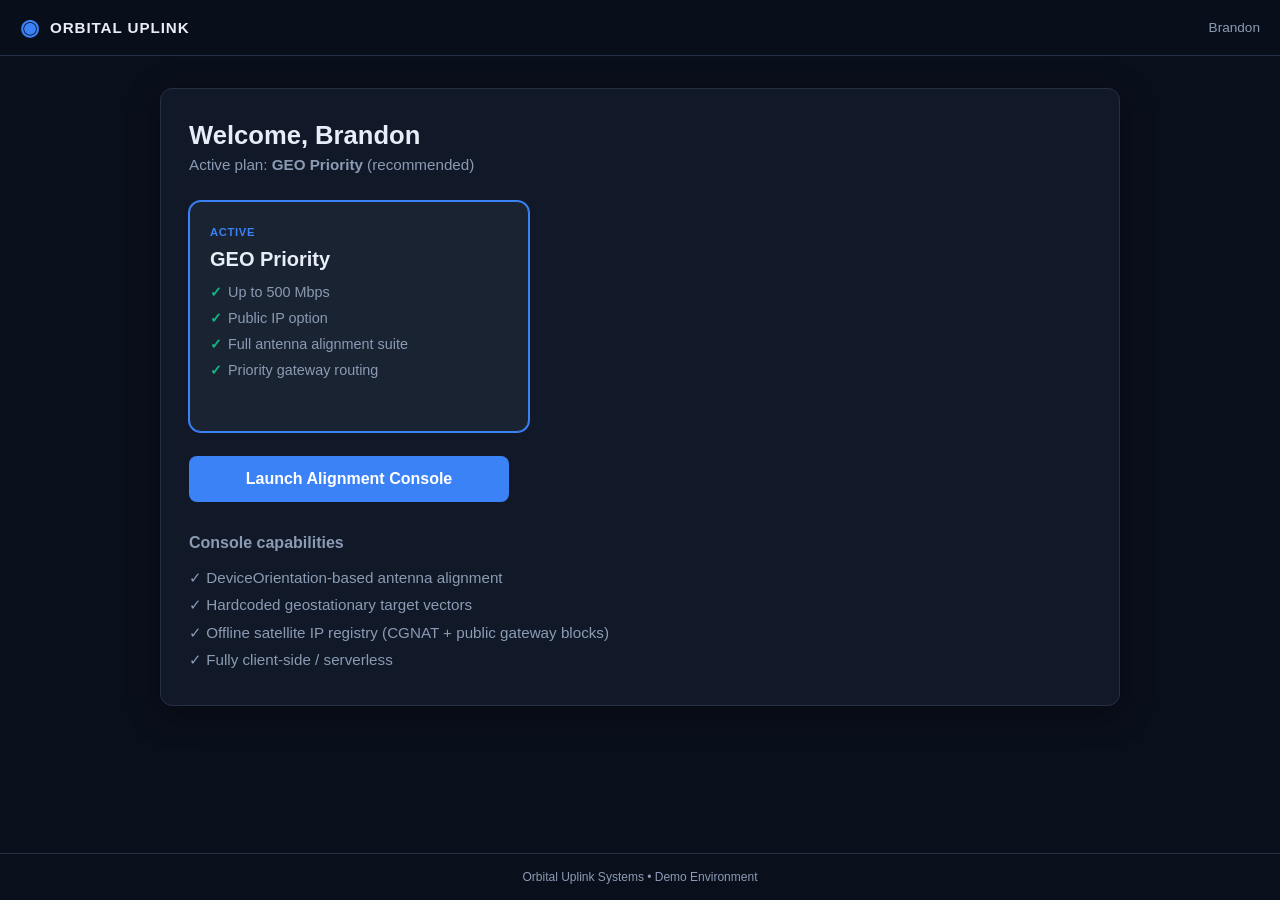
<file: index.html>
<!DOCTYPE html>
<html lang="en">
<head>
  <meta charset="UTF-8" />
  <meta name="viewport" content="width=device-width, initial-scale=1, viewport-fit=cover" />
  <meta name="apple-mobile-web-app-capable" content="yes" />
  <meta name="apple-mobile-web-app-status-bar-style" content="black-translucent" />
  <meta name="theme-color" content="#0a0f1c" />
  <title>Orbital Uplink – Secure Satellite Access</title>
  <link rel="manifest" href="/manifest.json" />
  <link rel="stylesheet" href="/css/styles.css" />
  <link rel="apple-touch-icon" href="/assets/icon-192.png" />
</head>
<body>
  <div class="app-shell">
    <header class="top-bar">
      <div class="logo">
        <span class="logo-mark">◉</span>
        <span class="logo-text">ORBITAL UPLINK</span>
      </div>
      <div class="user-chip">
        <span>Brandon</span>
      </div>
    </header>

    <main>
      <section class="view">
        <div class="card wide">
          <h1>Welcome, Brandon</h1>
          <p class="subtitle">Active plan: <strong>GEO Priority</strong> (recommended)</p>

          <div class="plan featured" style="max-width:340px;margin:24px 0;">
            <div class="plan-badge">Active</div>
            <h2>GEO Priority</h2>
            <ul>
              <li>Up to 500 Mbps</li>
              <li>Public IP option</li>
              <li>Full antenna alignment suite</li>
              <li>Priority gateway routing</li>
            </ul>
          </div>

          <div class="dashboard-actions">
            <a href="/success.html" class="btn-primary" style="display:inline-block;text-align:center;text-decoration:none;max-width:320px;">
              Launch Alignment Console
            </a>
          </div>

          <div class="feature-list" style="margin-top:32px;">
            <h3 style="font-size:1rem;margin-bottom:12px;color:var(--text-muted);">Console capabilities</h3>
            <ul style="list-style:none;color:var(--text-muted);font-size:0.95rem;line-height:1.8;">
              <li>✓ DeviceOrientation-based antenna alignment</li>
              <li>✓ Hardcoded geostationary target vectors</li>
              <li>✓ Offline satellite IP registry (CGNAT + public gateway blocks)</li>
              <li>✓ Fully client-side / serverless</li>
            </ul>
          </div>
        </div>
      </section>
    </main>

    <footer class="footer">
      <span>Orbital Uplink Systems • Demo Environment</span>
    </footer>
  </div>

  <script>
    if ("serviceWorker" in navigator) {
      navigator.serviceWorker.register("/service-worker.js").catch(console.error);
    }
  </script>
</body>
</html>
</file>
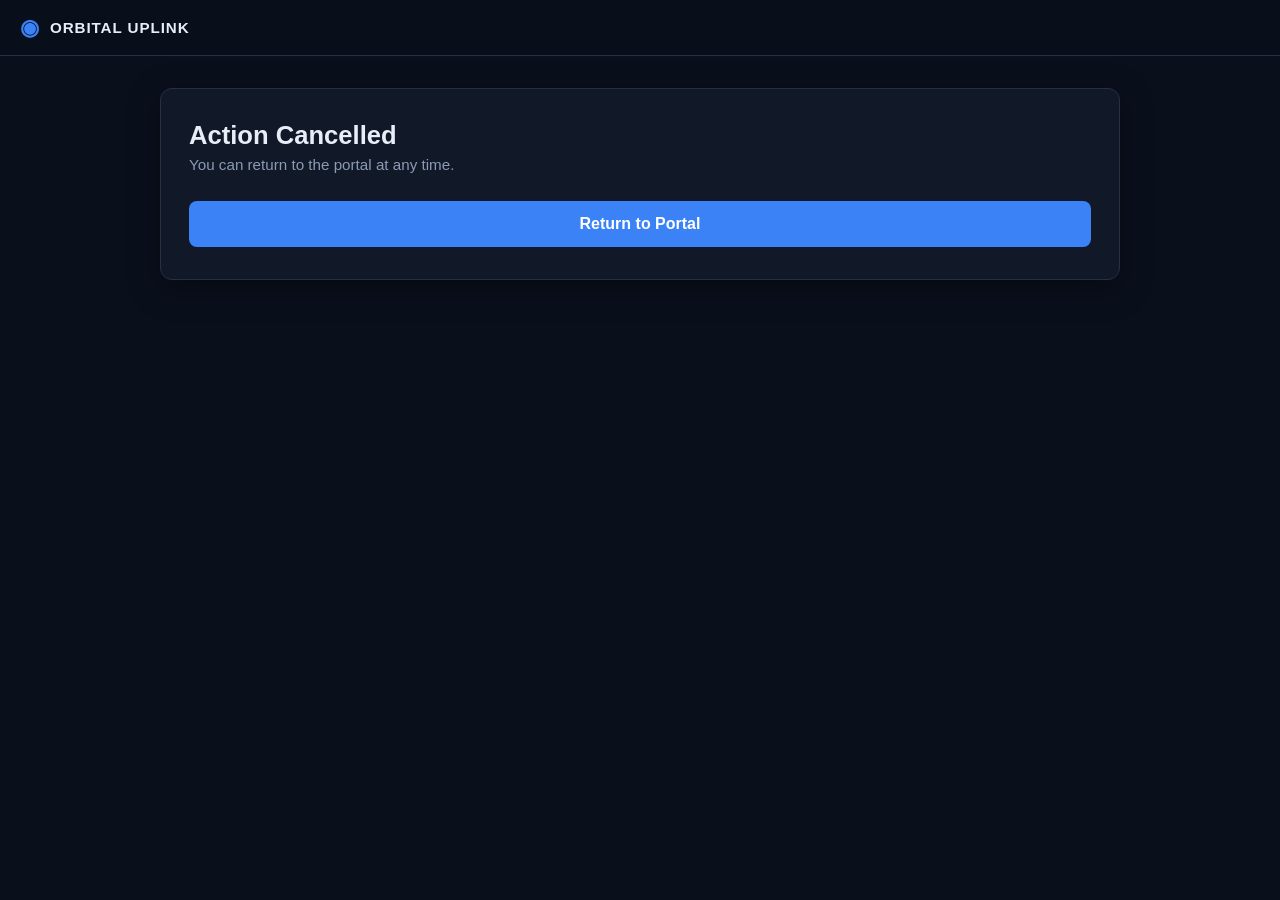
<file: cancel.html>
<!DOCTYPE html>
<html lang="en">
<head>
  <meta charset="UTF-8" />
  <meta name="viewport" content="width=device-width, initial-scale=1" />
  <title>Cancelled – Orbital Uplink</title>
  <link rel="stylesheet" href="/css/styles.css" />
</head>
<body>
  <div class="app-shell">
    <header class="top-bar">
      <div class="logo">
        <span class="logo-mark">◉</span>
        <span class="logo-text">ORBITAL UPLINK</span>
      </div>
    </header>
    <main>
      <section class="view">
        <div class="card">
          <h1>Action Cancelled</h1>
          <p class="subtitle">You can return to the portal at any time.</p>
          <a href="/index.html" class="btn-primary" style="display:inline-block;text-align:center;text-decoration:none;">
            Return to Portal
          </a>
        </div>
      </section>
    </main>
  </div>
</body>
</html>
</file>
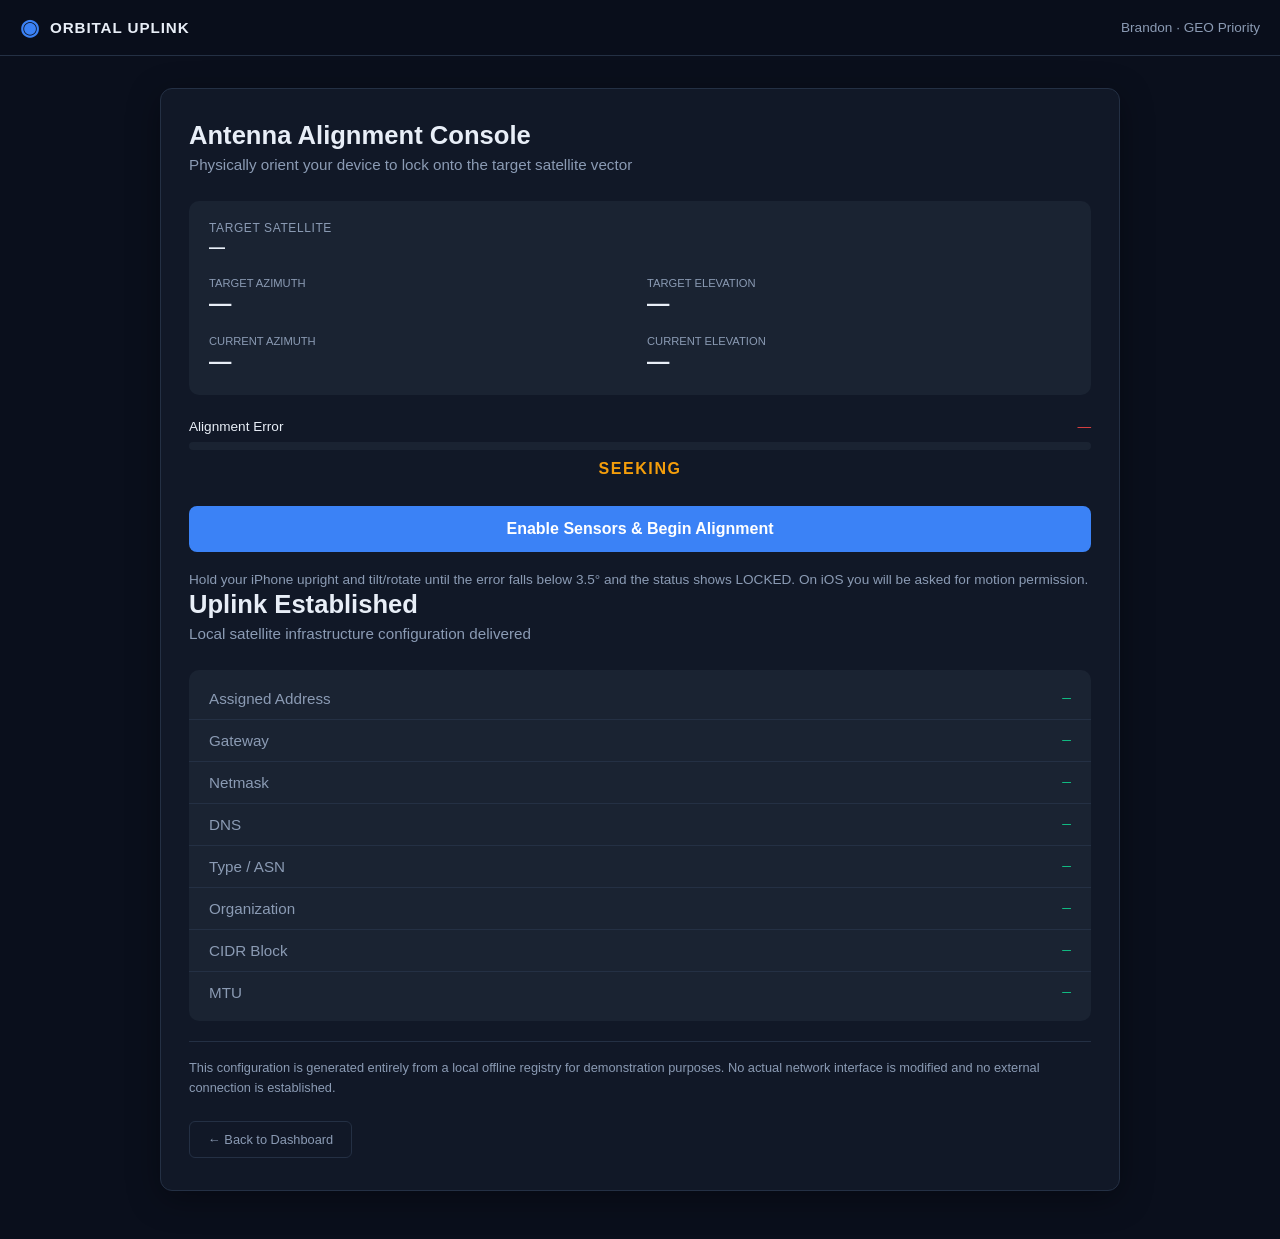
<file: success.html>
<!DOCTYPE html>
<html lang="en">
<head>
  <meta charset="UTF-8" />
  <meta name="viewport" content="width=device-width, initial-scale=1, viewport-fit=cover" />
  <meta name="apple-mobile-web-app-capable" content="yes" />
  <meta name="theme-color" content="#0a0f1c" />
  <title>Alignment Console – Orbital Uplink</title>
  <link rel="manifest" href="/manifest.json" />
  <link rel="stylesheet" href="/css/styles.css" />
</head>
<body>
  <div class="app-shell">
    <header class="top-bar">
      <div class="logo">
        <span class="logo-mark">◉</span>
        <span class="logo-text">ORBITAL UPLINK</span>
      </div>
      <div class="user-chip">
        <span>Brandon · GEO Priority</span>
      </div>
    </header>

    <main>
      <section class="view">
        <div class="card wide">
          <div id="alignment-console">
            <h1>Antenna Alignment Console</h1>
            <p class="subtitle">Physically orient your device to lock onto the target satellite vector</p>

            <div class="target-panel">
              <div class="target-info">
                <span class="label">Target Satellite</span>
                <strong id="target-name">—</strong>
              </div>
              <div class="vector-grid">
                <div>
                  <span class="label">Target Azimuth</span>
                  <div id="target-az" class="value">—</div>
                </div>
                <div>
                  <span class="label">Target Elevation</span>
                  <div id="target-el" class="value">—</div>
                </div>
                <div>
                  <span class="label">Current Azimuth</span>
                  <div id="current-az" class="value">—</div>
                </div>
                <div>
                  <span class="label">Current Elevation</span>
                  <div id="current-el" class="value">—</div>
                </div>
              </div>
            </div>

            <div class="alignment-meter">
              <div class="meter-header">
                <span>Alignment Error</span>
                <span id="alignment-error" class="bad">—</span>
              </div>
              <div class="progress-track">
                <div id="lock-progress" class="progress-fill"></div>
              </div>
              <div id="lock-status" class="status-seeking">SEEKING</div>
            </div>

            <button id="btn-start-align" class="btn-primary">
              Enable Sensors & Begin Alignment
            </button>

            <p class="hint">
              Hold your iPhone upright and tilt/rotate until the error falls below 3.5° and the status shows LOCKED.
              On iOS you will be asked for motion permission.
            </p>
          </div>

          <div id="ip-reveal" class="hidden">
            <h1>Uplink Established</h1>
            <p class="subtitle">Local satellite infrastructure configuration delivered</p>

            <div class="ip-card">
              <div class="ip-row">
                <span>Assigned Address</span>
                <code id="cfg-ip">—</code>
              </div>
              <div class="ip-row">
                <span>Gateway</span>
                <code id="cfg-gw">—</code>
              </div>
              <div class="ip-row">
                <span>Netmask</span>
                <code id="cfg-mask">—</code>
              </div>
              <div class="ip-row">
                <span>DNS</span>
                <code id="cfg-dns">—</code>
              </div>
              <div class="ip-row">
                <span>Type / ASN</span>
                <code id="cfg-type">—</code>
              </div>
              <div class="ip-row">
                <span>Organization</span>
                <code id="cfg-org">—</code>
              </div>
              <div class="ip-row">
                <span>CIDR Block</span>
                <code id="cfg-cidr">—</code>
              </div>
              <div class="ip-row">
                <span>MTU</span>
                <code id="cfg-mtu">—</code>
              </div>
            </div>

            <p class="disclaimer">
              This configuration is generated entirely from a local offline registry for demonstration purposes.
              No actual network interface is modified and no external connection is established.
            </p>

            <div style="margin-top:24px;">
              <a href="/index.html" class="btn-ghost" style="display:inline-block;text-decoration:none;padding:10px 18px;">
                ← Back to Dashboard
              </a>
            </div>
          </div>
        </div>
      </section>
    </main>
  </div>

  <script type="module">
    import { startAlignmentEngine, stopAlignmentEngine, onAlignmentLock } from "./js/alignment.js";

    const consoleEl = document.getElementById("alignment-console");
    const ipReveal = document.getElementById("ip-reveal");
    const startBtn = document.getElementById("btn-start-align");

    startBtn.addEventListener("click", async () => {
      startBtn.disabled = true;
      startBtn.textContent = "Sensors active – orient device…";
      const ok = await startAlignmentEngine(() => {
        const cfg = onAlignmentLock();
        document.getElementById("cfg-ip").textContent = cfg.assignedIp;
        document.getElementById("cfg-gw").textContent = cfg.gateway;
        document.getElementById("cfg-mask").textContent = cfg.netmask;
        document.getElementById("cfg-dns").textContent = cfg.dns.join(" / ");
        document.getElementById("cfg-type").textContent = `${cfg.type} (${cfg.asn})`;
        document.getElementById("cfg-org").textContent = cfg.organization;
        document.getElementById("cfg-cidr").textContent = cfg.cidr;
        document.getElementById("cfg-mtu").textContent = cfg.mtu;

        consoleEl.classList.add("hidden");
        ipReveal.classList.remove("hidden");
        stopAlignmentEngine();
      });
      if (!ok) {
        startBtn.disabled = false;
        startBtn.textContent = "Enable Sensors & Begin Alignment";
      }
    });
  </script>
</body>
</html>
</file>
<file: css/styles.css>
/* ============================================================
   Orbital Uplink – Production UI Styles
   ============================================================ */

:root {
  --bg: #0a0f1c;
  --surface: #111827;
  --surface-2: #1a2332;
  --border: #243044;
  --text: #e8eef7;
  --text-muted: #8b9bb4;
  --accent: #3b82f6;
  --accent-hover: #2563eb;
  --success: #10b981;
  --danger: #ef4444;
  --warning: #f59e0b;
  --radius: 12px;
  --font: -apple-system, BlinkMacSystemFont, "Segoe UI", Roboto, Helvetica, Arial, sans-serif;
}

* {
  box-sizing: border-box;
  margin: 0;
  padding: 0;
}

html, body {
  height: 100%;
  background: var(--bg);
  color: var(--text);
  font-family: var(--font);
  -webkit-font-smoothing: antialiased;
}

.app-shell {
  min-height: 100%;
  display: flex;
  flex-direction: column;
}

/* ---------- Top bar ---------- */
.top-bar {
  display: flex;
  align-items: center;
  justify-content: space-between;
  padding: 14px 20px;
  background: rgba(10, 15, 28, 0.92);
  border-bottom: 1px solid var(--border);
  backdrop-filter: blur(12px);
  position: sticky;
  top: 0;
  z-index: 50;
}

.logo {
  display: flex;
  align-items: center;
  gap: 10px;
  font-weight: 700;
  letter-spacing: 0.06em;
  font-size: 0.95rem;
}

.logo-mark {
  color: var(--accent);
  font-size: 1.4rem;
}

.user-chip {
  display: flex;
  align-items: center;
  gap: 12px;
  font-size: 0.85rem;
  color: var(--text-muted);
}

.user-chip.hidden { display: none; }

/* ---------- Main ---------- */
main {
  flex: 1;
  display: flex;
  justify-content: center;
  padding: 32px 16px 48px;
}

.view {
  width: 100%;
  max-width: 960px;
}

.view.hidden { display: none; }

/* ---------- Cards ---------- */
.card {
  background: var(--surface);
  border: 1px solid var(--border);
  border-radius: var(--radius);
  padding: 32px 28px;
  box-shadow: 0 8px 32px rgba(0,0,0,0.35);
}

.card.wide { max-width: 960px; }

h1 {
  font-size: 1.6rem;
  font-weight: 700;
  margin-bottom: 6px;
}

.subtitle {
  color: var(--text-muted);
  font-size: 0.95rem;
  margin-bottom: 28px;
}

/* ---------- Forms ---------- */
label {
  display: block;
  font-size: 0.8rem;
  font-weight: 600;
  color: var(--text-muted);
  margin-bottom: 6px;
  text-transform: uppercase;
  letter-spacing: 0.04em;
}

input[type="email"],
input[type="password"] {
  width: 100%;
  background: var(--surface-2);
  border: 1px solid var(--border);
  border-radius: 8px;
  padding: 12px 14px;
  color: var(--text);
  font-size: 1rem;
  margin-bottom: 18px;
  outline: none;
  transition: border-color 0.15s;
}

input:focus {
  border-color: var(--accent);
}

/* ---------- Buttons ---------- */
.btn-primary {
  width: 100%;
  background: var(--accent);
  color: #fff;
  border: none;
  border-radius: 8px;
  padding: 14px 20px;
  font-size: 1rem;
  font-weight: 600;
  cursor: pointer;
  transition: background 0.15s;
}

.btn-primary:hover:not(:disabled) {
  background: var(--accent-hover);
}

.btn-primary:disabled {
  opacity: 0.6;
  cursor: not-allowed;
}

.btn-ghost {
  background: transparent;
  border: 1px solid var(--border);
  color: var(--text-muted);
  border-radius: 6px;
  padding: 6px 12px;
  font-size: 0.8rem;
  cursor: pointer;
}

.btn-ghost:hover {
  border-color: var(--text-muted);
  color: var(--text);
}

/* ---------- Links ---------- */
.links {
  margin-top: 22px;
  display: flex;
  justify-content: space-between;
  font-size: 0.9rem;
}

.links a {
  color: var(--accent);
  text-decoration: none;
}

.links a:hover { text-decoration: underline; }

/* ---------- Messages ---------- */
.msg {
  font-size: 0.9rem;
  margin-bottom: 14px;
  min-height: 1.2em;
}

.msg.error { color: var(--danger); }
.msg.success { color: var(--success); }

/* ---------- Plans ---------- */
.plan-grid {
  display: grid;
  grid-template-columns: repeat(auto-fit, minmax(240px, 1fr));
  gap: 20px;
  margin-top: 8px;
}

.plan {
  background: var(--surface-2);
  border: 1px solid var(--border);
  border-radius: var(--radius);
  padding: 24px 20px;
  display: flex;
  flex-direction: column;
}

.plan.featured {
  border-color: var(--accent);
  box-shadow: 0 0 0 1px var(--accent);
}

.plan-badge {
  font-size: 0.7rem;
  font-weight: 700;
  text-transform: uppercase;
  letter-spacing: 0.06em;
  color: var(--accent);
  margin-bottom: 10px;
}

.plan h2 {
  font-size: 1.25rem;
  margin-bottom: 8px;
}

.price {
  font-size: 2rem;
  font-weight: 700;
  margin-bottom: 16px;
}

.price span {
  font-size: 0.9rem;
  font-weight: 400;
  color: var(--text-muted);
}

.plan ul {
  list-style: none;
  margin-bottom: 24px;
  flex: 1;
}

.plan li {
  font-size: 0.9rem;
  color: var(--text-muted);
  padding: 5px 0;
  padding-left: 18px;
  position: relative;
}

.plan li::before {
  content: "\2713";
  position: absolute;
  left: 0;
  color: var(--success);
  font-weight: 700;
}

/* ---------- Alignment Console ---------- */
.target-panel {
  background: var(--surface-2);
  border-radius: 10px;
  padding: 20px;
  margin-bottom: 24px;
}

.target-info {
  margin-bottom: 16px;
}

.target-info .label {
  display: block;
  font-size: 0.75rem;
  color: var(--text-muted);
  text-transform: uppercase;
  letter-spacing: 0.05em;
  margin-bottom: 4px;
}

.vector-grid {
  display: grid;
  grid-template-columns: 1fr 1fr;
  gap: 14px;
}

.vector-grid .label {
  font-size: 0.7rem;
  color: var(--text-muted);
  text-transform: uppercase;
}

.vector-grid .value {
  font-size: 1.4rem;
  font-weight: 700;
  font-variant-numeric: tabular-nums;
}

.alignment-meter {
  margin-bottom: 28px;
}

.meter-header {
  display: flex;
  justify-content: space-between;
  font-size: 0.85rem;
  margin-bottom: 8px;
}

.meter-header .good { color: var(--success); }
.meter-header .bad { color: var(--danger); }

.progress-track {
  height: 8px;
  background: var(--surface-2);
  border-radius: 4px;
  overflow: hidden;
  margin-bottom: 10px;
}

.progress-fill {
  height: 100%;
  width: 0%;
  background: linear-gradient(90deg, var(--accent), var(--success));
  transition: width 0.15s ease;
}

.status-seeking {
  text-align: center;
  font-weight: 700;
  letter-spacing: 0.1em;
  color: var(--warning);
}

.status-locked {
  text-align: center;
  font-weight: 700;
  letter-spacing: 0.1em;
  color: var(--success);
}

.hint {
  margin-top: 18px;
  font-size: 0.85rem;
  color: var(--text-muted);
  line-height: 1.5;
}

/* ---------- IP Reveal ---------- */
.ip-card {
  background: var(--surface-2);
  border-radius: 10px;
  padding: 8px 0;
  margin-bottom: 20px;
}

.ip-row {
  display: flex;
  justify-content: space-between;
  padding: 12px 20px;
  border-bottom: 1px solid var(--border);
  font-size: 0.95rem;
}

.ip-row:last-child { border-bottom: none; }

.ip-row span {
  color: var(--text-muted);
}

.ip-row code {
  font-family: "SF Mono", "Fira Code", Menlo, monospace;
  font-size: 0.9rem;
  color: var(--success);
}

.disclaimer {
  font-size: 0.8rem;
  color: var(--text-muted);
  line-height: 1.5;
  border-top: 1px solid var(--border);
  padding-top: 16px;
}

/* ---------- Spinner ---------- */
.spinner {
  width: 36px;
  height: 36px;
  border: 3px solid var(--border);
  border-top-color: var(--accent);
  border-radius: 50%;
  animation: spin 0.8s linear infinite;
  margin: 24px auto 0;
}

@keyframes spin {
  to { transform: rotate(360deg); }
}

.auth-gate {
  text-align: center;
  padding: 40px 0;
}

/* ---------- Footer ---------- */
.footer {
  text-align: center;
  padding: 16px;
  font-size: 0.75rem;
  color: var(--text-muted);
  border-top: 1px solid var(--border);
}

/* ---------- Responsive ---------- */
@media (max-width: 600px) {
  .card { padding: 24px 18px; }
  .vector-grid { grid-template-columns: 1fr 1fr; }
  .plan-grid { grid-template-columns: 1fr; }
}
</file>
